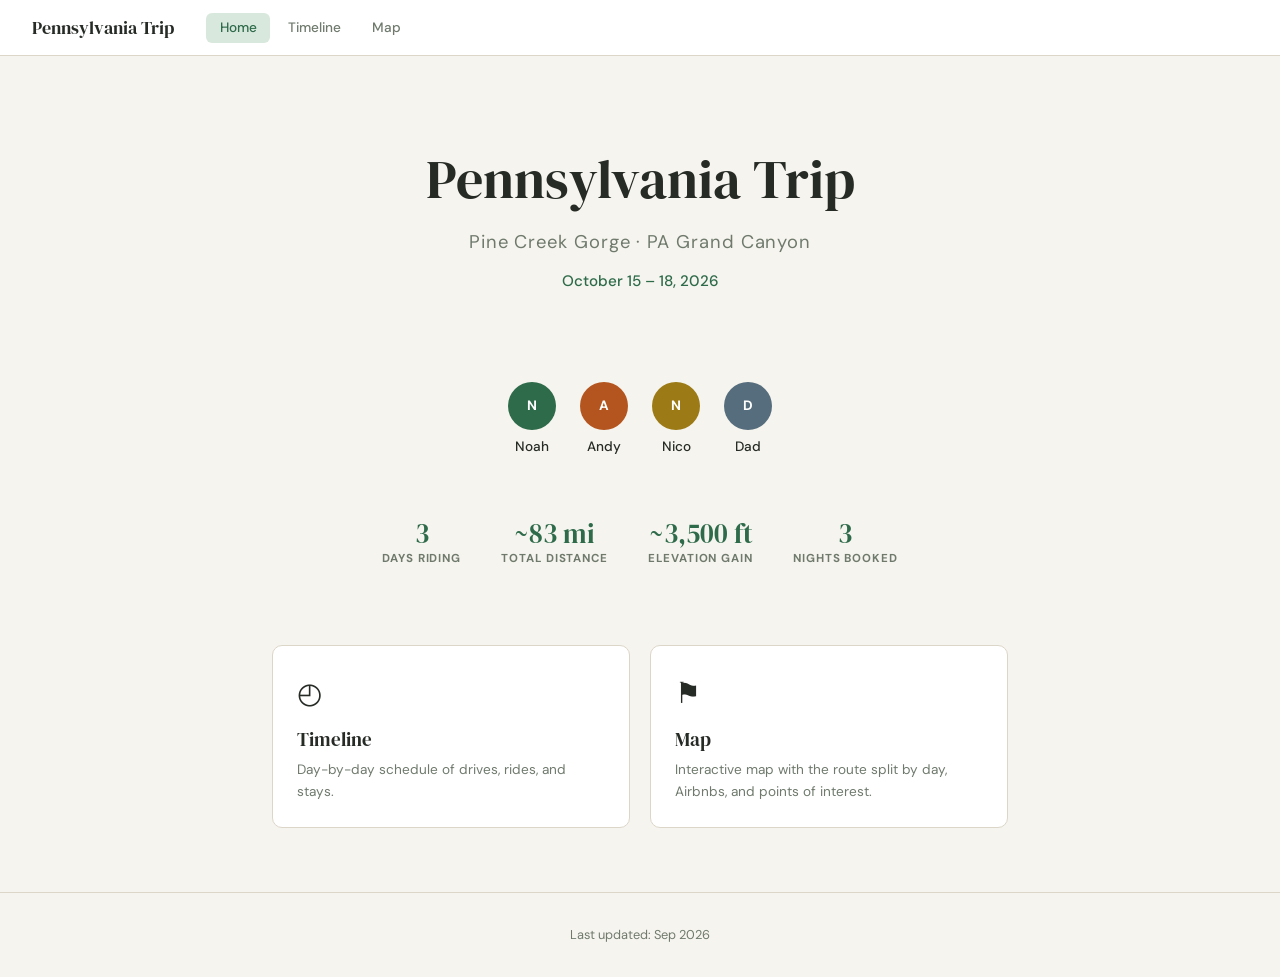
<file: index.html>
<!DOCTYPE html>
<html lang="en">
<head>
  <meta charset="UTF-8">
  <meta name="viewport" content="width=device-width, initial-scale=1.0">
  <title>Pennsylvania Trip</title>
  <link rel="stylesheet" href="styles.css">
  <style>
    .hero {
      text-align: center;
      padding: 5rem 2rem 3rem;
    }

    .hero h1 {
      font-family: 'DM Serif Display', serif;
      font-size: 3.4rem;
      font-weight: 400;
      margin-bottom: 0.3rem;
    }

    .hero .subtitle {
      font-size: 1.15rem;
      color: var(--muted);
      letter-spacing: 0.05em;
      margin-bottom: 0.75rem;
    }

    .hero .dates {
      font-size: 0.95rem;
      color: var(--accent);
      font-weight: 500;
    }

    .travelers {
      display: flex;
      justify-content: center;
      gap: 1.5rem;
      flex-wrap: wrap;
      margin: 2.5rem auto 2.5rem;
      max-width: 700px;
    }

    .traveler {
      display: flex;
      flex-direction: column;
      align-items: center;
      gap: 0.4rem;
    }

    .traveler-avatar {
      width: 48px;
      height: 48px;
      border-radius: 50%;
      display: flex;
      align-items: center;
      justify-content: center;
      font-weight: 700;
      font-size: 0.85rem;
      color: white;
    }

    .traveler-name {
      font-size: 0.85rem;
      font-weight: 500;
    }

    .stats {
      display: flex;
      justify-content: center;
      gap: 2.5rem;
      flex-wrap: wrap;
      max-width: 800px;
      margin: 0 auto 3.5rem;
      padding: 1.25rem 2rem;
    }

    .stat {
      text-align: center;
    }

    .stat-value {
      font-family: 'DM Serif Display', serif;
      font-size: 1.7rem;
      color: var(--accent);
      line-height: 1.2;
    }

    .stat-label {
      font-size: 0.72rem;
      font-weight: 700;
      text-transform: uppercase;
      letter-spacing: 0.08em;
      color: var(--muted);
    }

    .cards {
      display: grid;
      grid-template-columns: repeat(auto-fit, minmax(240px, 1fr));
      gap: 1.25rem;
      max-width: 800px;
      margin: 0 auto 4rem;
      padding: 0 2rem;
    }

    .card {
      background: var(--card);
      border: 1px solid var(--border);
      border-radius: 10px;
      padding: 1.5rem;
      text-decoration: none;
      color: var(--text);
      transition: border-color 0.2s, box-shadow 0.2s;
    }

    .card:hover {
      border-color: var(--accent);
      box-shadow: 0 4px 16px rgba(0,0,0,0.06);
    }

    .card-icon {
      font-size: 1.8rem;
      margin-bottom: 0.5rem;
    }

    .card h2 {
      font-family: 'DM Serif Display', serif;
      font-size: 1.2rem;
      font-weight: 400;
      margin-bottom: 0.3rem;
    }

    .card p {
      font-size: 0.85rem;
      color: var(--muted);
    }

    .home-footer {
      text-align: center;
      padding: 2rem;
      font-size: 0.8rem;
      color: var(--muted);
      border-top: 1px solid var(--border);
    }

    @media (max-width: 600px) {
      .hero {
        padding: 3rem 1.25rem 2rem;
      }

      .hero h1 {
        font-size: 2.2rem;
      }

      .hero .subtitle {
        font-size: 1rem;
      }

      .travelers {
        gap: 1rem;
        margin: 1.5rem auto 1.5rem;
      }

      .stats {
        gap: 1.5rem;
        padding: 1rem 1.25rem;
        margin-bottom: 2rem;
      }

      .stat-value {
        font-size: 1.4rem;
      }

      .cards {
        padding: 0 1.25rem;
        gap: 1rem;
      }
    }
  </style>
</head>
<body>
  <nav>
    <a class="nav-brand" href="index.html">Pennsylvania Trip</a>
    <ul class="nav-links">
      <li><a href="index.html" class="active">Home</a></li>
      <li><a href="timeline.html">Timeline</a></li>
      <li><a href="map.html">Map</a></li>
    </ul>
  </nav>

  <div class="hero">
    <h1>Pennsylvania Trip</h1>
    <div class="subtitle">Pine Creek Gorge &middot; PA Grand Canyon</div>
    <div class="dates">October 15 &ndash; 18, 2026</div>
  </div>

  <div class="travelers">
    <div class="traveler">
      <div class="traveler-avatar" style="background: var(--accent);">N</div>
      <div class="traveler-name">Noah</div>
    </div>
    <div class="traveler">
      <div class="traveler-avatar" style="background: var(--rust);">A</div>
      <div class="traveler-name">Andy</div>
    </div>
    <div class="traveler">
      <div class="traveler-avatar" style="background: var(--gold);">N</div>
      <div class="traveler-name">Nico</div>
    </div>
    <div class="traveler">
      <div class="traveler-avatar" style="background: var(--slate);">D</div>
      <div class="traveler-name">Dad</div>
    </div>
  </div>

  <div class="stats">
    <div class="stat">
      <div class="stat-value">3</div>
      <div class="stat-label">Days riding</div>
    </div>
    <div class="stat">
      <div class="stat-value">~83 mi</div>
      <div class="stat-label">Total distance</div>
    </div>
    <div class="stat">
      <div class="stat-value">~3,500 ft</div>
      <div class="stat-label">Elevation gain</div>
    </div>
    <div class="stat">
      <div class="stat-value">3</div>
      <div class="stat-label">Nights booked</div>
    </div>
  </div>

  <div class="cards">
    <a class="card" href="timeline.html">
      <div class="card-icon">&#9716;</div>
      <h2>Timeline</h2>
      <p>Day-by-day schedule of drives, rides, and stays.</p>
    </a>
    <a class="card" href="map.html">
      <div class="card-icon">&#9873;</div>
      <h2>Map</h2>
      <p>Interactive map with the route split by day, Airbnbs, and points of interest.</p>
    </a>
  </div>

  <div class="home-footer">
    Last updated: Sep 2026
  </div>
</body>
</html>
</file>
<file: styles.css>
@import url('https://fonts.googleapis.com/css2?family=DM+Sans:ital,wght@0,400;0,500;0,700;1,400&family=DM+Serif+Display&display=swap');

/* Palette: Penn's Woods in mid-October — hemlock green, maple rust,
   hickory gold, and Pine Creek slate on a warm paper ground. */
:root {
  --bg: #f6f4ee;
  --text: #262b26;
  --muted: #6f7a6d;
  --accent: #2e6b4a;
  --accent-light: #d8e8dd;
  --rust: #b4551f;
  --rust-light: #f5e2d3;
  --gold: #9c7a16;
  --gold-light: #f3e9c8;
  --slate: #566d7d;
  --slate-light: #dfe7ec;
  --border: #dcd6c9;
  --card: #ffffff;
}

* { margin: 0; padding: 0; box-sizing: border-box; }

body {
  font-family: 'DM Sans', sans-serif;
  background: var(--bg);
  color: var(--text);
  line-height: 1.6;
}

/* ── Navigation ── */

nav {
  background: var(--card);
  border-bottom: 1px solid var(--border);
  padding: 0 2rem;
  display: flex;
  align-items: center;
  height: 56px;
  gap: 2rem;
  position: sticky;
  top: 0;
  z-index: 1000;
}

nav .nav-brand {
  font-family: 'DM Serif Display', serif;
  font-size: 1.15rem;
  color: var(--text);
  text-decoration: none;
  white-space: nowrap;
}

nav .nav-links {
  display: flex;
  gap: 0.25rem;
  list-style: none;
}

nav .nav-links a {
  text-decoration: none;
  font-size: 0.85rem;
  font-weight: 500;
  color: var(--muted);
  padding: 0.4rem 0.85rem;
  border-radius: 6px;
  transition: background 0.15s, color 0.15s;
}

nav .nav-links a:hover {
  background: var(--bg);
  color: var(--text);
}

nav .nav-links a.active {
  background: var(--accent-light);
  color: var(--accent);
}

/* ── Page container ── */

.page {
  max-width: 900px;
  margin: 0 auto;
  padding: 2rem;
}

/* ── Page header ── */

.page-header {
  text-align: center;
  margin-bottom: 3rem;
  padding-bottom: 2rem;
  border-bottom: 1px solid var(--border);
}

.page-header h1 {
  font-family: 'DM Serif Display', serif;
  font-size: 2.8rem;
  font-weight: 400;
  margin-bottom: 0.25rem;
}

.page-header .subtitle {
  font-size: 1.1rem;
  color: var(--muted);
  letter-spacing: 0.05em;
}

/* ── Footer ── */

.page-footer {
  text-align: center;
  margin-top: 3rem;
  padding-top: 1.5rem;
  border-top: 1px solid var(--border);
  font-size: 0.8rem;
  color: var(--muted);
}

/* ── Mobile nav ── */

@media (max-width: 600px) {
  nav {
    flex-wrap: wrap;
    height: auto;
    padding: 0.6rem 1rem;
    gap: 0.4rem;
  }

  nav .nav-brand {
    font-size: 1.05rem;
  }

  nav .nav-links {
    width: 100%;
    gap: 0.15rem;
  }

  nav .nav-links a {
    font-size: 0.78rem;
    padding: 0.3rem 0.6rem;
  }

  .page {
    padding: 1.25rem;
  }

  .page-header {
    margin-bottom: 2rem;
    padding-bottom: 1.25rem;
  }

  .page-header h1 {
    font-size: 2rem;
  }

  .page-header .subtitle {
    font-size: 0.95rem;
  }
}
</file>
